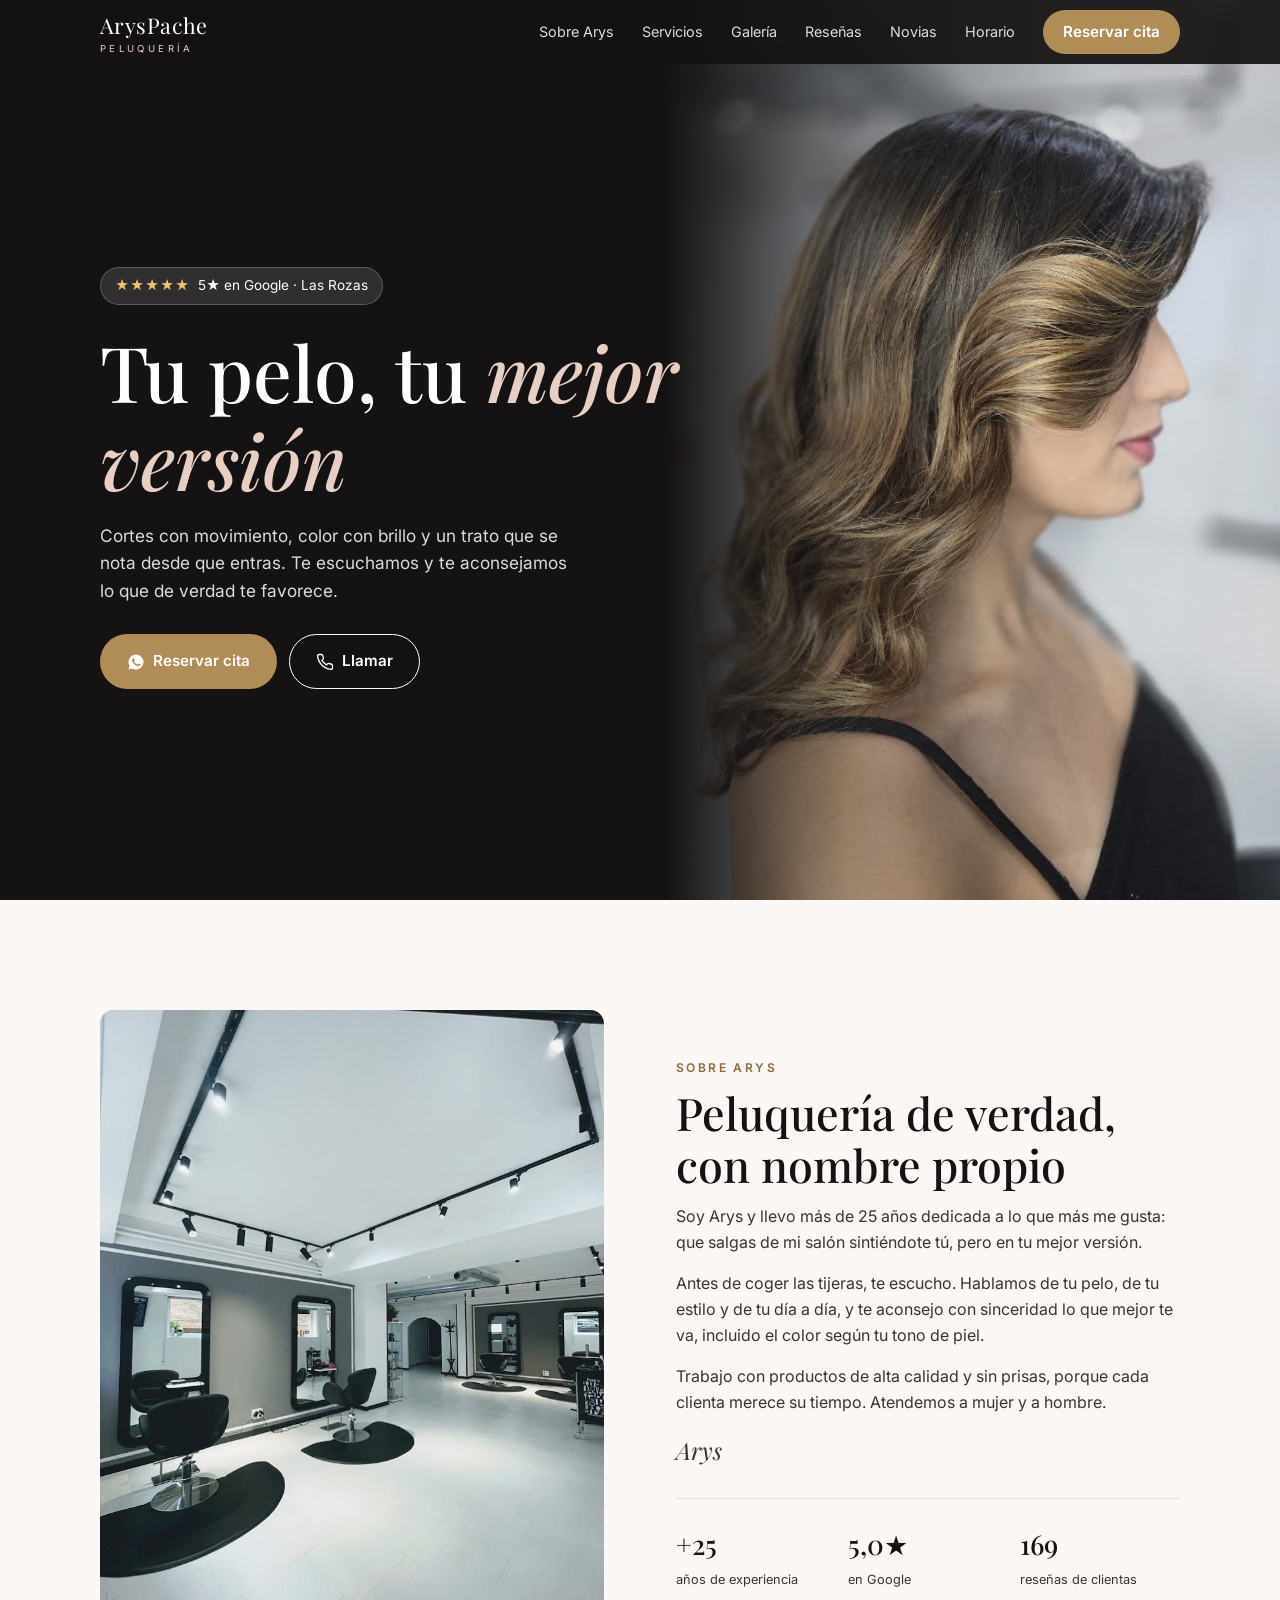
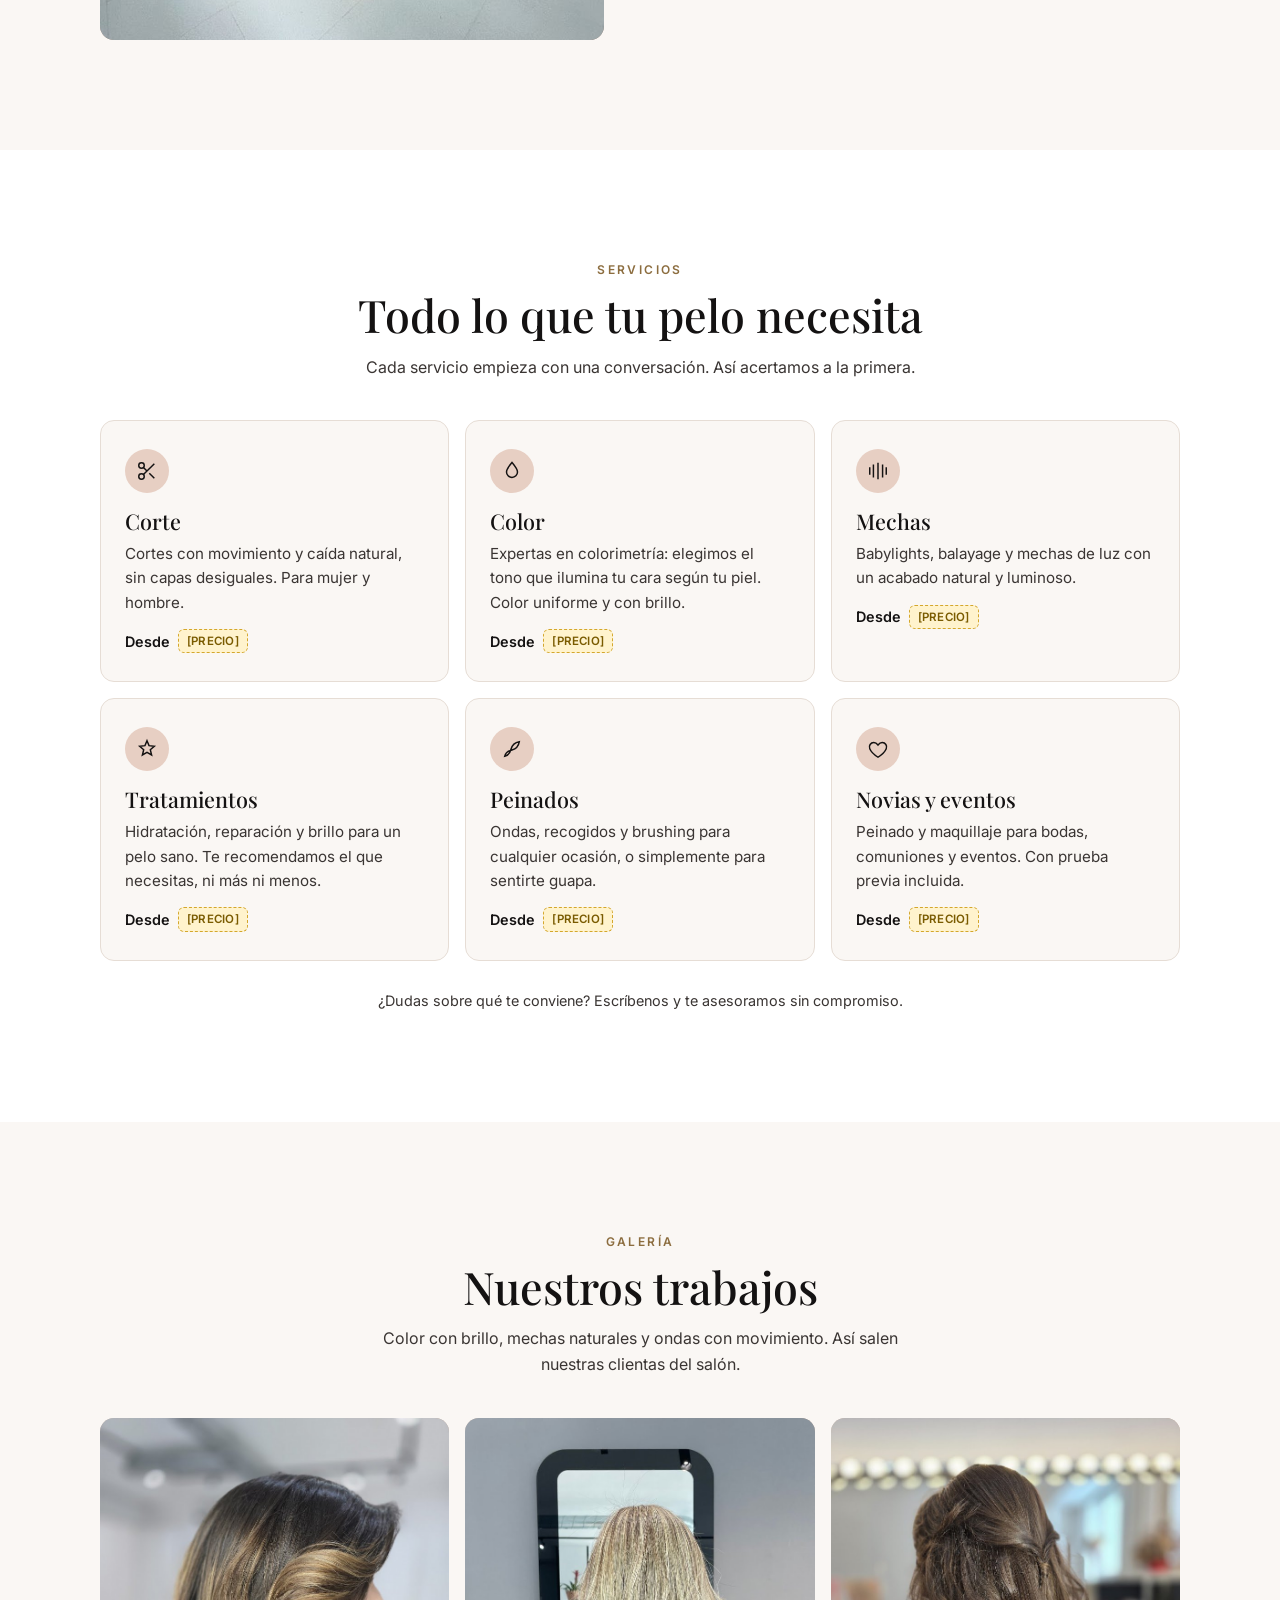
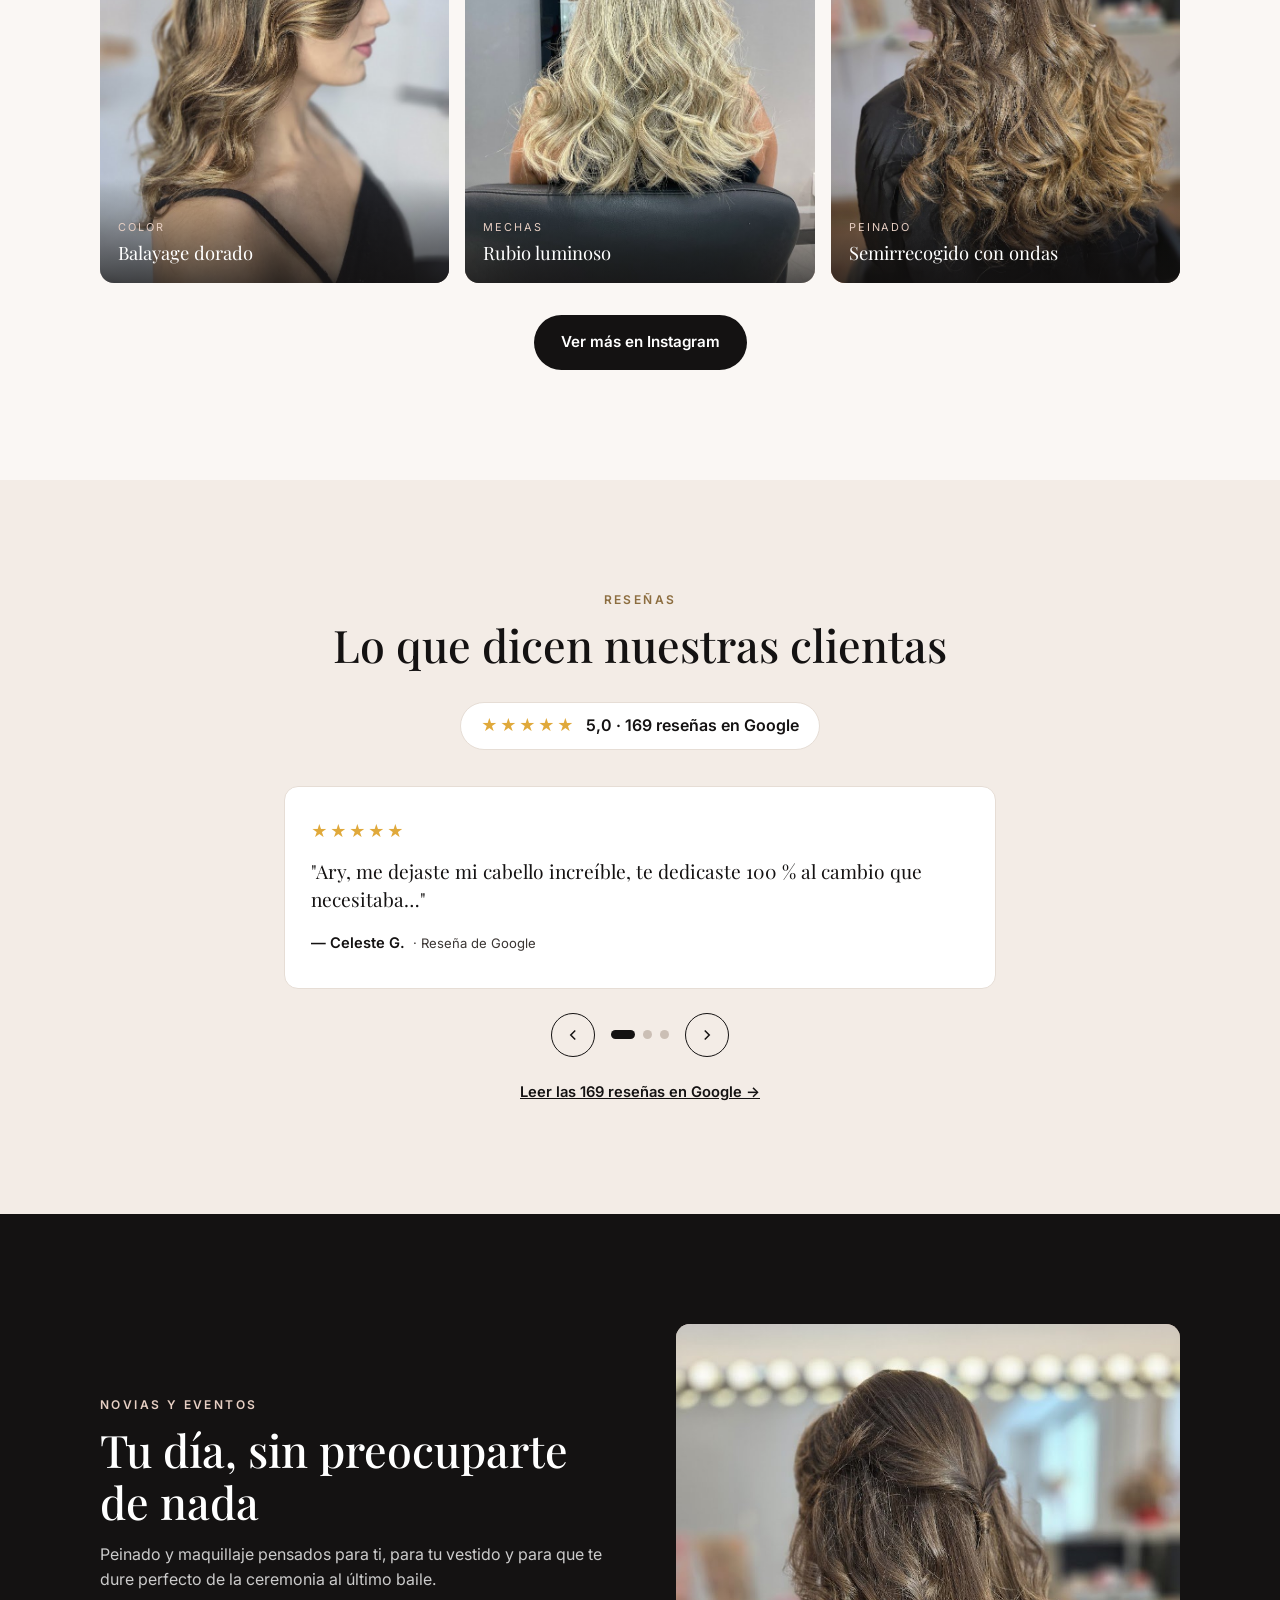
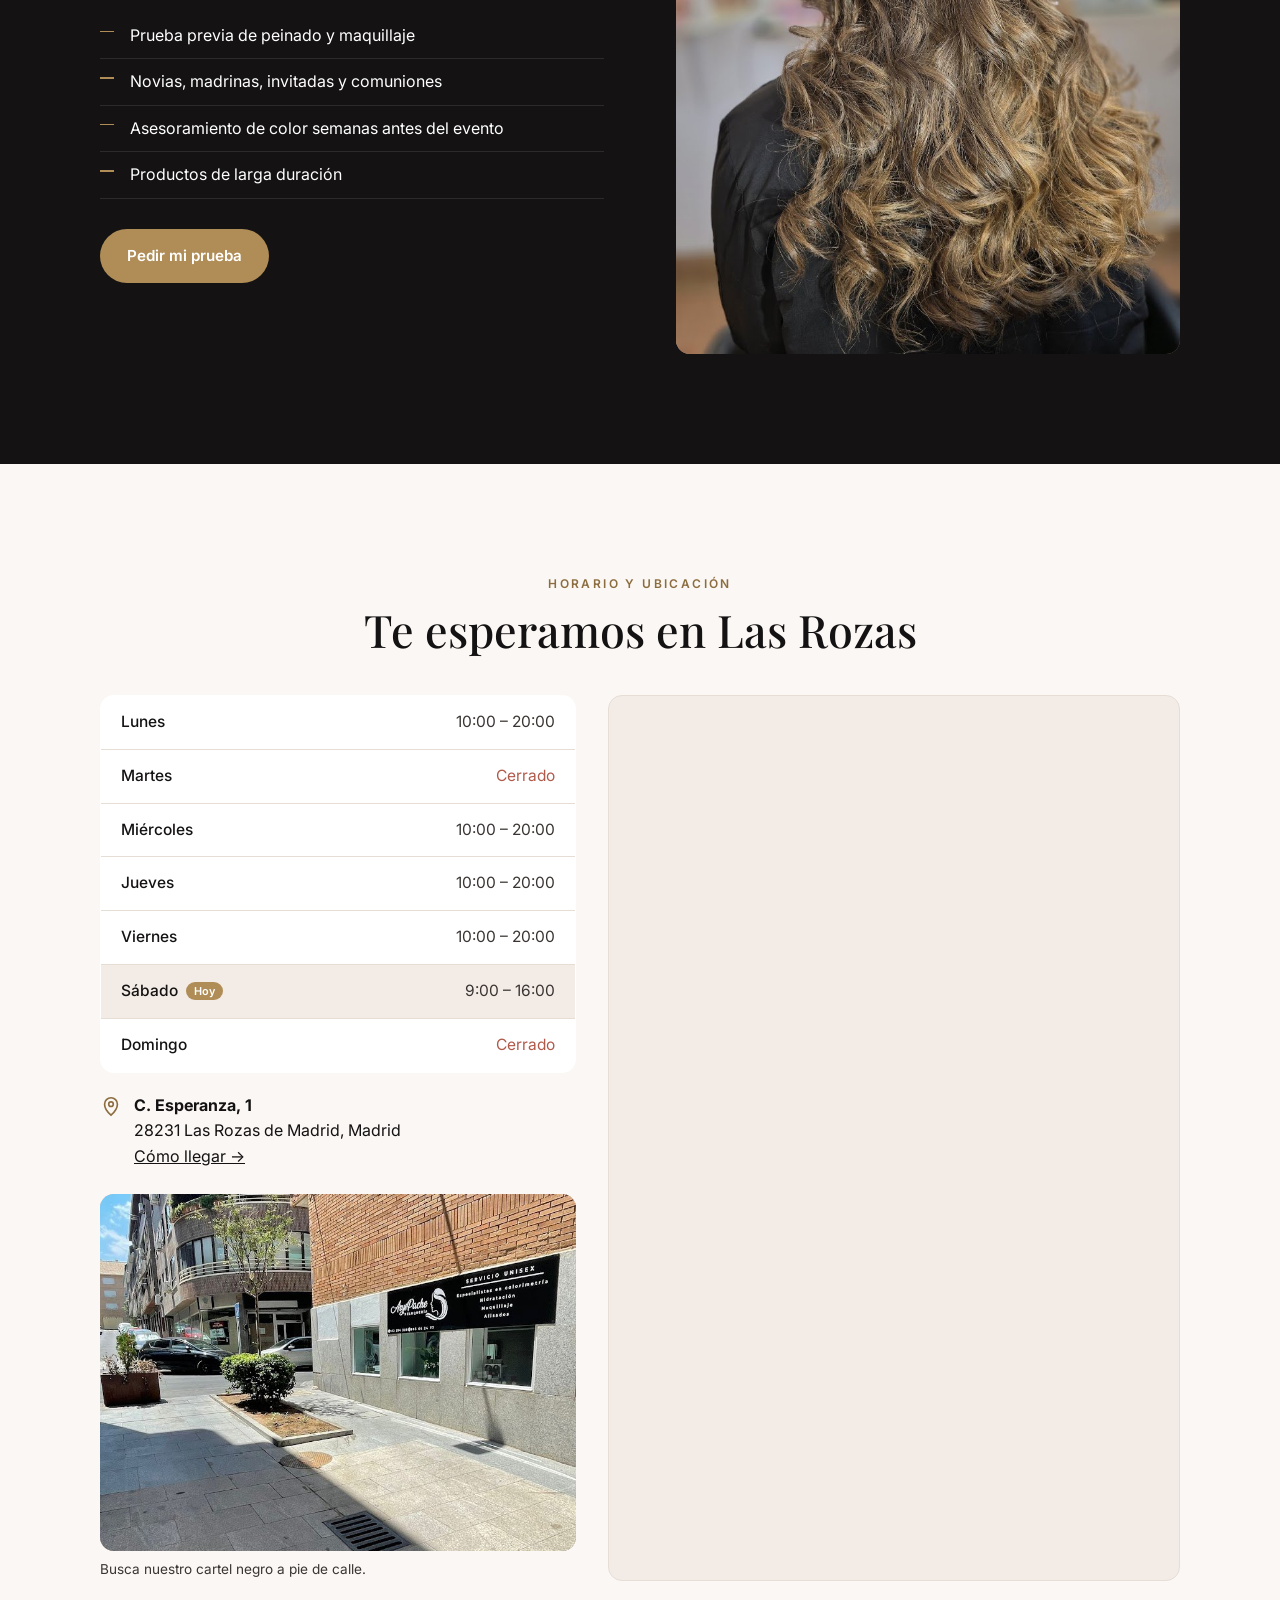
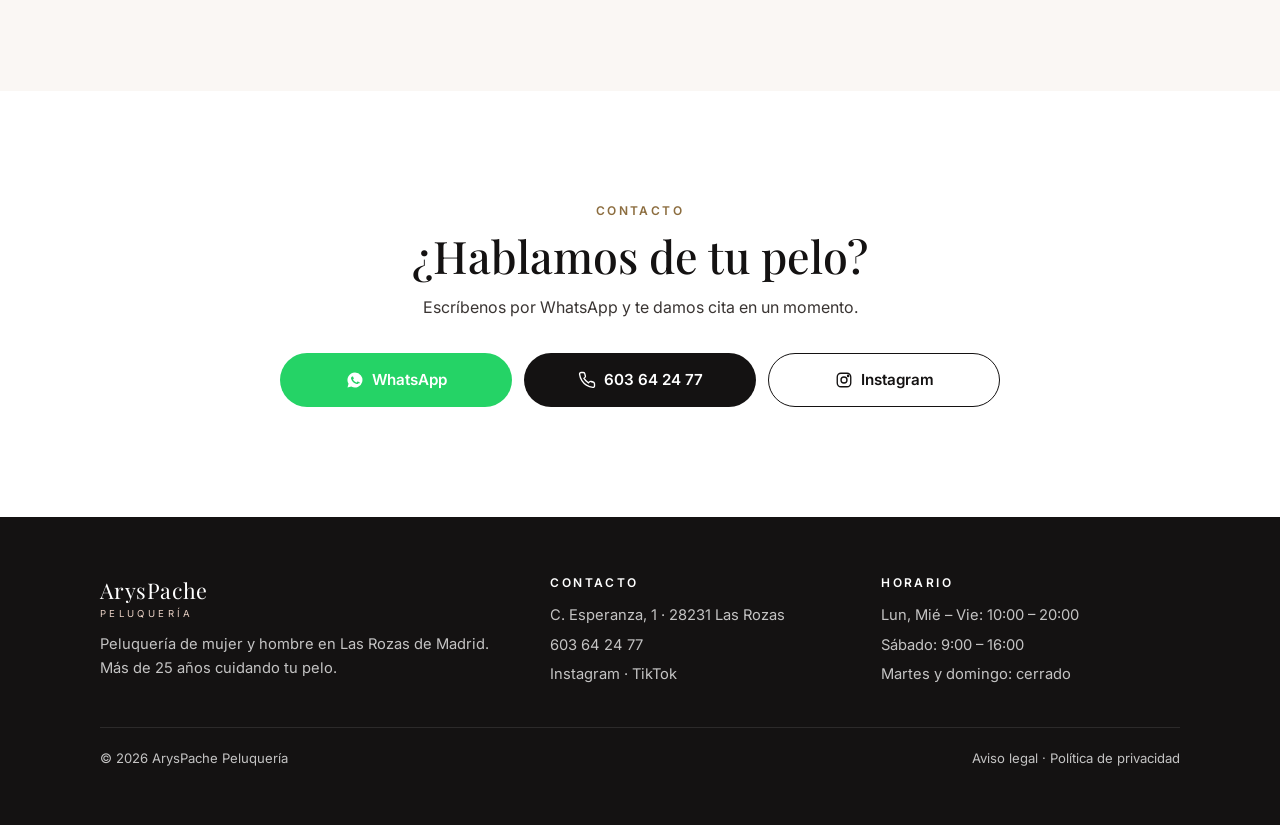
<file: index.html>
<!DOCTYPE html>
<html lang="es">
<head>
<meta charset="UTF-8">
<meta name="viewport" content="width=device-width, initial-scale=1">
<title>ArysPache Peluquería | Peluquería en Las Rozas de Madrid</title>
<meta name="description" content="Peluquería en Las Rozas con 5★ en Google. Cortes con movimiento, mechas y color con brillo, asesoramiento según tu tono de piel y peinados de novia con maquillaje. Pide cita por WhatsApp.">
<meta name="theme-color" content="#141212">
<meta property="og:title" content="ArysPache Peluquería | Las Rozas de Madrid">
<meta property="og:description" content="Cortes, mechas, color y peinados de novia en Las Rozas. 5★ en Google.">
<meta property="og:type" content="website">
<meta property="og:locale" content="es_ES">
<meta property="og:image" content="fotos/balayage.jpg">
<link rel="preconnect" href="https://fonts.googleapis.com">
<link rel="preconnect" href="https://fonts.gstatic.com" crossorigin>
<link href="https://fonts.googleapis.com/css2?family=Inter:wght@400;500;600&family=Playfair+Display:ital,wght@0,500;0,600;1,500&display=swap" rel="stylesheet">

<script type="application/ld+json">
{
  "@context": "https://schema.org",
  "@type": "HairSalon",
  "name": "ArysPache Peluquería",
  "image": "fotos/balayage.jpg",
  "telephone": "+34603642477",
  "priceRange": "€€",
  "address": {
    "@type": "PostalAddress",
    "streetAddress": "C. Esperanza, 1",
    "addressLocality": "Las Rozas de Madrid",
    "postalCode": "28231",
    "addressRegion": "Madrid",
    "addressCountry": "ES"
  },
  "openingHoursSpecification": [
    {"@type": "OpeningHoursSpecification", "dayOfWeek": ["Monday","Wednesday","Thursday","Friday"], "opens": "10:00", "closes": "20:00"},
    {"@type": "OpeningHoursSpecification", "dayOfWeek": "Saturday", "opens": "09:00", "closes": "16:00"}
  ],
  "aggregateRating": {"@type": "AggregateRating", "ratingValue": "5.0", "reviewCount": "169", "bestRating": "5"},
  "sameAs": [
    "https://www.instagram.com/aryspache.peluqueria/",
    "https://www.tiktok.com/@aryspache"
  ]
}
</script>

<style>
:root{
  --ink:#141212;
  --ink-soft:#3a3533;
  --paper:#faf7f4;
  --cream:#f3ece6;
  --nude:#e7cfc3;
  --gold:#b08d57;
  --gold-dark:#8c6d3f;
  --line:#e6ddd5;
  --white:#fff;
  --serif:"Playfair Display", Georgia, serif;
  --sans:"Inter", system-ui, -apple-system, "Segoe UI", sans-serif;
  --radius:14px;
  --max:1120px;
}
*{box-sizing:border-box;margin:0;padding:0}
html{scroll-behavior:smooth;scroll-padding-top:72px}
body{font-family:var(--sans);color:var(--ink);background:var(--paper);line-height:1.6;font-size:16px;-webkit-font-smoothing:antialiased}
img{max-width:100%;display:block}
a{color:inherit}
.wrap{width:100%;max-width:var(--max);margin:0 auto;padding:0 20px}
section{padding:80px 0}
h1,h2,h3{font-family:var(--serif);font-weight:500;line-height:1.15}
h2{font-size:clamp(1.9rem,6vw,2.8rem);margin-bottom:14px}
.eyebrow{font-size:.75rem;letter-spacing:.2em;text-transform:uppercase;color:var(--gold-dark);font-weight:600;margin-bottom:10px;display:block}
.lead{color:var(--ink-soft);max-width:560px}
.center{text-align:center}
.center .lead{margin:0 auto}
.placeholder-tag{display:inline-block;background:#fff3cd;color:#7a5b00;border:1px dashed #d4a72c;font-size:.72rem;font-weight:600;padding:2px 8px;border-radius:6px;letter-spacing:.02em}

/* Buttons */
.btn{display:inline-flex;align-items:center;justify-content:center;gap:8px;padding:14px 26px;border-radius:999px;font-weight:600;font-size:.95rem;text-decoration:none;transition:transform .2s, background .2s, color .2s;border:1.5px solid transparent;cursor:pointer}
.btn:hover{transform:translateY(-2px)}
.btn-gold{background:var(--gold);color:var(--white)}
.btn-gold:hover{background:var(--gold-dark)}
.btn-outline{border-color:currentColor;color:inherit;background:transparent}
.btn-dark{background:var(--ink);color:var(--white)}
.btn svg{width:18px;height:18px;flex-shrink:0}

/* Header */
header{position:fixed;top:0;left:0;right:0;z-index:50;background:rgba(20,18,18,.92);backdrop-filter:blur(8px);-webkit-backdrop-filter:blur(8px);color:var(--white)}
.nav{display:flex;align-items:center;justify-content:space-between;height:64px}
.logo{font-family:var(--serif);font-size:1.35rem;text-decoration:none;letter-spacing:.02em}
.logo span{display:block;font-family:var(--sans);font-size:.6rem;letter-spacing:.35em;text-transform:uppercase;color:var(--nude);margin-top:-2px}
.menu-btn{background:none;border:0;color:var(--white);width:44px;height:44px;display:grid;place-items:center;cursor:pointer}
.menu-btn span,.menu-btn span::before,.menu-btn span::after{display:block;width:22px;height:1.5px;background:currentColor;position:relative;transition:.3s}
.menu-btn span::before,.menu-btn span::after{content:"";position:absolute;left:0}
.menu-btn span::before{top:-7px}.menu-btn span::after{top:7px}
.menu-open .menu-btn span{background:transparent}
.menu-open .menu-btn span::before{top:0;transform:rotate(45deg)}
.menu-open .menu-btn span::after{top:0;transform:rotate(-45deg)}
nav ul{list-style:none;position:fixed;inset:64px 0 auto 0;background:var(--ink);padding:16px 20px 28px;display:flex;flex-direction:column;gap:4px;transform:translateY(-120%);transition:transform .35s ease;z-index:-1}
.menu-open nav ul{transform:none}
nav a{text-decoration:none;display:block;padding:12px 0;font-size:1.05rem;border-bottom:1px solid rgba(255,255,255,.08)}
nav li:last-child a{border:0}
.nav-cta{margin-top:12px;text-align:center;border:0!important}

/* Hero */
.hero{position:relative;min-height:100svh;display:flex;align-items:flex-end;color:var(--white);padding:120px 0 64px;background:var(--ink)}
.hero .media{position:absolute;inset:0;overflow:hidden}
.hero .media img{object-position:60% 30%}
.hero .media::after{content:"";position:absolute;inset:0;background:linear-gradient(180deg,rgba(20,18,18,.35) 0%,rgba(20,18,18,.55) 55%,rgba(20,18,18,.92) 100%)}
.hero-content{position:relative;max-width:640px}
.badge{display:inline-flex;align-items:center;gap:8px;background:rgba(255,255,255,.12);border:1px solid rgba(255,255,255,.2);padding:7px 14px;border-radius:999px;font-size:.85rem;margin-bottom:22px}
.badge .stars{color:#f2c46d;letter-spacing:1px}
.hero h1{font-size:clamp(2.6rem,11vw,4.8rem);margin-bottom:18px}
.hero h1 em{color:var(--nude);font-style:italic}
.hero p{font-size:1.08rem;color:rgba(255,255,255,.85);margin-bottom:30px;max-width:480px}
.hero-btns{display:flex;flex-direction:column;gap:12px}

/* Photo placeholders: if the image is missing, an elegant placeholder shows */
.ph{position:relative;background:linear-gradient(135deg,#d9c2b5,#b99e8f 55%,#8e7466);overflow:hidden}
.ph::before{content:attr(data-label);position:absolute;inset:0;display:flex;align-items:center;justify-content:center;text-align:center;padding:16px;color:rgba(255,255,255,.9);font-size:.8rem;font-weight:500;letter-spacing:.04em}
.ph img{position:relative;width:100%;height:100%;object-fit:cover}
.ph img.missing{opacity:0}

/* About */
.about-grid{display:grid;gap:40px;align-items:center}
.about-photo{aspect-ratio:4/5;border-radius:var(--radius)}
.about-text p{color:var(--ink-soft);margin-bottom:16px}
.signature{font-family:var(--serif);font-style:italic;font-size:1.5rem;color:var(--gold-dark)}
.facts{display:grid;grid-template-columns:repeat(3,1fr);gap:12px;margin-top:28px;border-top:1px solid var(--line);padding-top:24px}
.facts strong{display:block;font-family:var(--serif);font-size:1.7rem;font-weight:500}
.facts span{font-size:.8rem;color:var(--ink-soft)}

/* Services */
.services{background:var(--white)}
.cards{display:grid;gap:16px;margin-top:40px}
.card{border:1px solid var(--line);border-radius:var(--radius);padding:28px 24px;background:var(--paper);transition:transform .25s, box-shadow .25s}
.card:hover{transform:translateY(-4px);box-shadow:0 14px 30px -18px rgba(20,18,18,.35)}
.card .icon{width:44px;height:44px;border-radius:50%;background:var(--nude);display:grid;place-items:center;margin-bottom:16px;color:var(--ink)}
.card .icon svg{width:22px;height:22px}
.card h3{font-size:1.35rem;margin-bottom:8px}
.card p{color:var(--ink-soft);font-size:.95rem;margin-bottom:14px}
.price{font-weight:600;display:flex;align-items:center;gap:8px;font-size:.9rem}
.services-note{margin-top:28px;font-size:.9rem;color:var(--ink-soft)}

/* Gallery */
.gallery-grid{display:grid;gap:16px;margin-top:40px}
.work{position:relative;border-radius:var(--radius);overflow:hidden}
.work .ph{aspect-ratio:3/4}
.work img{transition:transform .6s ease}
.work:hover img{transform:scale(1.04)}
.work figcaption{position:absolute;left:0;right:0;bottom:0;padding:40px 18px 16px;background:linear-gradient(180deg,rgba(20,18,18,0),rgba(20,18,18,.75));color:var(--white);font-family:var(--serif);font-size:1.15rem}
.work figcaption span{display:block;font-family:var(--sans);font-size:.68rem;letter-spacing:.18em;text-transform:uppercase;color:var(--nude);margin-bottom:2px}
.gallery-cta{margin-top:32px}

/* Reviews */
.reviews{background:var(--cream)}
.rating-badge{display:inline-flex;align-items:center;gap:10px;background:var(--white);border:1px solid var(--line);border-radius:999px;padding:10px 20px;margin:18px 0 36px;font-weight:600}
.rating-badge .stars{color:#e0a93b;letter-spacing:2px}
.carousel{position:relative;max-width:720px;margin:0 auto;overflow:hidden}
.track{display:flex;transition:transform .5s ease}
.review{min-width:100%;padding:0 4px}
.review-inner{background:var(--white);border-radius:var(--radius);padding:32px 26px;text-align:left;border:1px solid var(--line);height:100%}
.review .stars{color:#e0a93b;letter-spacing:2px;margin-bottom:12px}
.review blockquote{font-family:var(--serif);font-size:1.2rem;line-height:1.5;margin-bottom:18px}
.review cite{font-style:normal;font-weight:600;font-size:.92rem;display:flex;flex-wrap:wrap;align-items:center;gap:8px}
.review .source{font-weight:400;color:var(--ink-soft);font-size:.82rem}
.carousel-ctrl{display:flex;justify-content:center;align-items:center;gap:16px;margin-top:24px}
.arrow{width:44px;height:44px;border-radius:50%;border:1px solid var(--ink);background:transparent;cursor:pointer;display:grid;place-items:center;color:var(--ink)}
.arrow:hover{background:var(--ink);color:var(--white)}
.dots{display:flex;gap:8px}
.dot{width:9px;height:9px;border-radius:50%;background:#cbbfb5;border:0;cursor:pointer;padding:0}
.dot.active{background:var(--ink);width:24px;border-radius:999px}
.reviews-link{display:inline-block;margin-top:24px;font-weight:600;font-size:.92rem}

/* Weddings */
.bridal{background:var(--ink);color:var(--white);position:relative;overflow:hidden}
.bridal-grid{display:grid;gap:36px;align-items:center}
.bridal .eyebrow{color:var(--nude)}
.bridal p{color:rgba(255,255,255,.78);margin-bottom:14px}
.bridal ul{list-style:none;margin:20px 0 30px}
.bridal li{padding:10px 0 10px 30px;position:relative;border-bottom:1px solid rgba(255,255,255,.1)}
.bridal li::before{content:"";position:absolute;left:0;top:18px;width:14px;height:1.5px;background:var(--gold)}
.bridal-photo{aspect-ratio:4/5;border-radius:var(--radius)}

/* Hours & location */
.loc-grid{display:grid;gap:32px;margin-top:40px}
.hours{width:100%;border-collapse:collapse;background:var(--white);border-radius:var(--radius);overflow:hidden;border:1px solid var(--line)}
.hours th,.hours td{padding:14px 20px;text-align:left;border-bottom:1px solid var(--line);font-size:.97rem}
.hours th{font-weight:500}
.hours td{text-align:right;color:var(--ink-soft)}
.hours tr:last-child th,.hours tr:last-child td{border-bottom:0}
.hours tr.closed td{color:#b05a4a}
.hours tr.today{background:var(--cream)}
.hours tr.today th::after{content:"Hoy";margin-left:8px;font-size:.68rem;background:var(--gold);color:var(--white);padding:2px 8px;border-radius:999px;vertical-align:middle;font-weight:600}
.address{margin-top:20px;display:flex;gap:12px;align-items:flex-start}
.address svg{width:22px;height:22px;color:var(--gold-dark);flex-shrink:0;margin-top:2px}
.facade{margin-top:24px}
.facade .ph{aspect-ratio:4/3;border-radius:var(--radius)}
.facade img{object-position:50% 30%}
.facade figcaption{font-size:.85rem;color:var(--ink-soft);margin-top:8px}
.map{border-radius:var(--radius);overflow:hidden;border:1px solid var(--line);min-height:320px;background:var(--cream)}
.map iframe{width:100%;height:100%;min-height:320px;border:0;display:block}

/* Contact */
.contact{background:var(--white)}
.contact-btns{display:grid;gap:12px;max-width:420px;margin:32px auto 0}
.btn-wa{background:#25d366;color:#fff}
.btn-wa:hover{background:#1ebe5b}

/* Footer */
footer{background:var(--ink);color:rgba(255,255,255,.75);padding:56px 0 100px;font-size:.92rem}
.foot-grid{display:grid;gap:32px}
footer .logo{color:var(--white);margin-bottom:12px;display:inline-block}
footer h4{color:var(--white);font-family:var(--sans);font-size:.75rem;letter-spacing:.2em;text-transform:uppercase;margin-bottom:12px;font-weight:600}
footer a{text-decoration:none}
footer a:hover{color:var(--nude)}
footer ul{list-style:none;display:grid;gap:6px}
.foot-bottom{border-top:1px solid rgba(255,255,255,.1);margin-top:40px;padding-top:20px;display:flex;flex-wrap:wrap;justify-content:space-between;gap:10px;font-size:.82rem}

/* Floating WhatsApp */
.wa-float{position:fixed;right:18px;bottom:18px;z-index:60;width:58px;height:58px;border-radius:50%;background:#25d366;color:#fff;display:grid;place-items:center;box-shadow:0 10px 24px -6px rgba(0,0,0,.4);transition:transform .2s}
.wa-float:hover{transform:scale(1.07)}
.wa-float svg{width:30px;height:30px}

/* Scroll animations */
.reveal{opacity:0;transform:translateY(24px);transition:opacity .8s ease, transform .8s ease}
.reveal.visible{opacity:1;transform:none}
@media (prefers-reduced-motion:reduce){
  html{scroll-behavior:auto}
  .reveal{opacity:1;transform:none;transition:none}
  .track{transition:none}
}

/* Tablet & desktop */
@media (min-width:700px){
  .hero-btns{flex-direction:row}
  .cards{grid-template-columns:repeat(2,1fr)}
  .gallery-grid{grid-template-columns:repeat(2,1fr)}
  .contact-btns{grid-template-columns:repeat(3,1fr);max-width:720px}
  .foot-grid{grid-template-columns:1.4fr 1fr 1fr}
}
@media (min-width:960px){
  section{padding:110px 0}
  .menu-btn{display:none}
  nav ul{position:static;transform:none;flex-direction:row;align-items:center;gap:28px;background:none;padding:0;z-index:auto}
  nav a{border:0;padding:4px 0;font-size:.9rem;opacity:.85}
  nav a:hover{opacity:1;color:var(--nude)}
  .nav-cta{margin:0}
  .nav-cta .btn{padding:10px 20px;opacity:1}
  .hero{align-items:center}
  .hero .media{left:auto;width:48%}
  .hero .media::after{background:linear-gradient(90deg,var(--ink) 0%,rgba(20,18,18,.35) 30%,rgba(20,18,18,0) 70%)}
  .about-grid,.bridal-grid{grid-template-columns:1fr 1fr;gap:72px}
  .cards{grid-template-columns:repeat(3,1fr)}
  .gallery-grid{grid-template-columns:repeat(3,1fr)}
  .loc-grid{grid-template-columns:1fr 1.2fr;align-items:stretch}
  .wa-float{display:none}
  footer{padding-bottom:56px}
}
</style>
</head>
<body>

<header id="top">
  <div class="wrap nav">
    <a href="#inicio" class="logo" aria-label="ArysPache Peluquería, ir al inicio">ArysPache<span>Peluquería</span></a>
    <button class="menu-btn" aria-label="Abrir menú" aria-expanded="false" aria-controls="menu"><span></span></button>
    <nav aria-label="Menú principal">
      <ul id="menu">
        <li><a href="#sobre">Sobre Arys</a></li>
        <li><a href="#servicios">Servicios</a></li>
        <li><a href="#galeria">Galería</a></li>
        <li><a href="#resenas">Reseñas</a></li>
        <li><a href="#novias">Novias</a></li>
        <li><a href="#horario">Horario</a></li>
        <li class="nav-cta"><a class="btn btn-gold wa-link" href="#">Reservar cita</a></li>
      </ul>
    </nav>
  </div>
</header>

<main>

  <!-- 1. HERO -->
  <section class="hero" id="inicio">
    <div class="media ph" data-label="">
      <img src="fotos/balayage.jpg" alt="Clienta con melena ondulada y balayage dorado hecho en ArysPache Peluquería, Las Rozas" fetchpriority="high">
    </div>
    <div class="wrap">
      <div class="hero-content">
        <div class="badge"><span class="stars" aria-hidden="true">★★★★★</span> 5★ en Google · Las Rozas</div>
        <h1>Tu pelo, tu <em>mejor versión</em></h1>
        <p>Cortes con movimiento, color con brillo y un trato que se nota desde que entras. Te escuchamos y te aconsejamos lo que de verdad te favorece.</p>
        <div class="hero-btns">
          <a class="btn btn-gold wa-link" href="#">
            <svg viewBox="0 0 24 24" fill="currentColor" aria-hidden="true"><path d="M12 2a10 10 0 0 0-8.6 15.1L2 22l5-1.3A10 10 0 1 0 12 2zm5.3 14.1c-.2.6-1.3 1.2-1.8 1.2-.5.1-1 .1-3.2-.7-2.7-1.1-4.4-3.8-4.5-4-.1-.2-1.1-1.5-1.1-2.8s.7-2 1-2.3c.2-.3.5-.3.7-.3h.5c.2 0 .4 0 .6.5l.8 2c.1.2.1.4 0 .5l-.3.5-.4.4c-.1.1-.3.3-.1.6.2.3.8 1.3 1.7 2.1 1.2 1 2.1 1.3 2.4 1.5.3.1.5.1.7-.1l.9-1.1c.2-.3.4-.2.7-.1l1.9.9c.3.1.5.2.5.3.1.2.1.7-.1 1.3z"/></svg>
            Reservar cita
          </a>
          <a class="btn btn-outline" href="tel:+34603642477">
            <svg viewBox="0 0 24 24" fill="none" stroke="currentColor" stroke-width="1.8" aria-hidden="true"><path d="M22 16.9v3a2 2 0 0 1-2.2 2 19.8 19.8 0 0 1-8.6-3.1 19.5 19.5 0 0 1-6-6A19.8 19.8 0 0 1 2.1 4.2 2 2 0 0 1 4.1 2h3a2 2 0 0 1 2 1.7c.1.9.4 1.8.7 2.7a2 2 0 0 1-.5 2.1L8 9.8a16 16 0 0 0 6 6l1.3-1.3a2 2 0 0 1 2.1-.5c.9.3 1.8.6 2.7.7a2 2 0 0 1 1.7 2z"/></svg>
            Llamar
          </a>
        </div>
      </div>
    </div>
  </section>

  <!-- 2. SOBRE ARYS -->
  <section id="sobre">
    <div class="wrap about-grid">
      <div class="about-photo ph reveal" data-label="">
        <img src="fotos/local.jpg" alt="Interior del salón ArysPache Peluquería en Las Rozas: tocadores con espejos negros, sillones y luz blanca" loading="lazy">
      </div>
      <div class="about-text reveal">
        <span class="eyebrow">Sobre Arys</span>
        <h2>Peluquería de verdad, con nombre propio</h2>
        <p>Soy Arys y llevo más de 25 años dedicada a lo que más me gusta: que salgas de mi salón sintiéndote tú, pero en tu mejor versión.</p>
        <p>Antes de coger las tijeras, te escucho. Hablamos de tu pelo, de tu estilo y de tu día a día, y te aconsejo con sinceridad lo que mejor te va, incluido el color según tu tono de piel.</p>
        <p>Trabajo con productos de alta calidad y sin prisas, porque cada clienta merece su tiempo. Atendemos a mujer y a hombre.</p>
        <p class="signature">Arys</p>
        <div class="facts">
          <div><strong>+25</strong><span>años de experiencia</span></div>
          <div><strong>5,0★</strong><span>en Google</span></div>
          <div><strong>169</strong><span>reseñas de clientas</span></div>
        </div>
      </div>
    </div>
  </section>

  <!-- 3. SERVICIOS -->
  <section class="services" id="servicios">
    <div class="wrap">
      <div class="center reveal">
        <span class="eyebrow">Servicios</span>
        <h2>Todo lo que tu pelo necesita</h2>
        <p class="lead">Cada servicio empieza con una conversación. Así acertamos a la primera.</p>
      </div>
      <div class="cards">
        <article class="card reveal">
          <div class="icon"><svg viewBox="0 0 24 24" fill="none" stroke="currentColor" stroke-width="1.6" aria-hidden="true"><circle cx="6" cy="6" r="3"/><circle cx="6" cy="18" r="3"/><path d="M20 4 8.1 15.9M14.5 14.5 20 20M8.1 8.1 12 12"/></svg></div>
          <h3>Corte</h3>
          <p>Cortes con movimiento y caída natural, sin capas desiguales. Para mujer y hombre.</p>
          <div class="price">Desde <span class="placeholder-tag">[PRECIO]</span></div>
        </article>
        <article class="card reveal">
          <div class="icon"><svg viewBox="0 0 24 24" fill="none" stroke="currentColor" stroke-width="1.6" aria-hidden="true"><path d="M12 2.7c3 3.6 6 7 6 10.3a6 6 0 0 1-12 0c0-3.3 3-6.7 6-10.3z"/></svg></div>
          <h3>Color</h3>
          <p>Expertas en colorimetría: elegimos el tono que ilumina tu cara según tu piel. Color uniforme y con brillo.</p>
          <div class="price">Desde <span class="placeholder-tag">[PRECIO]</span></div>
        </article>
        <article class="card reveal">
          <div class="icon"><svg viewBox="0 0 24 24" fill="none" stroke="currentColor" stroke-width="1.6" aria-hidden="true"><path d="M12 3v18M7 5v14M17 5v14M3 8v8M21 8v8"/></svg></div>
          <h3>Mechas</h3>
          <p>Babylights, balayage y mechas de luz con un acabado natural y luminoso.</p>
          <div class="price">Desde <span class="placeholder-tag">[PRECIO]</span></div>
        </article>
        <article class="card reveal">
          <div class="icon"><svg viewBox="0 0 24 24" fill="none" stroke="currentColor" stroke-width="1.6" aria-hidden="true"><path d="M12 3l2.2 5.3L20 9l-4.4 3.8L17 18.5 12 15.6 7 18.5l1.4-5.7L4 9l5.8-.7z"/></svg></div>
          <h3>Tratamientos</h3>
          <p>Hidratación, reparación y brillo para un pelo sano. Te recomendamos el que necesitas, ni más ni menos.</p>
          <div class="price">Desde <span class="placeholder-tag">[PRECIO]</span></div>
        </article>
        <article class="card reveal">
          <div class="icon"><svg viewBox="0 0 24 24" fill="none" stroke="currentColor" stroke-width="1.6" aria-hidden="true"><path d="M4 20c4-1 6-4 7-8s3-7 9-8c-1 6-4 8-8 9s-7 3-8 7z"/></svg></div>
          <h3>Peinados</h3>
          <p>Ondas, recogidos y brushing para cualquier ocasión, o simplemente para sentirte guapa.</p>
          <div class="price">Desde <span class="placeholder-tag">[PRECIO]</span></div>
        </article>
        <article class="card reveal">
          <div class="icon"><svg viewBox="0 0 24 24" fill="none" stroke="currentColor" stroke-width="1.6" aria-hidden="true"><path d="M12 21s-7-4.4-9-9.2C1.6 8.3 4 5 7.4 5c2 0 3.4 1.1 4.6 2.6C13.2 6.1 14.6 5 16.6 5 20 5 22.4 8.3 21 11.8 19 16.6 12 21 12 21z"/></svg></div>
          <h3>Novias y eventos</h3>
          <p>Peinado y maquillaje para bodas, comuniones y eventos. Con prueba previa incluida.</p>
          <div class="price">Desde <span class="placeholder-tag">[PRECIO]</span></div>
        </article>
      </div>
      <p class="services-note center reveal">¿Dudas sobre qué te conviene? Escríbenos y te asesoramos sin compromiso.</p>
    </div>
  </section>

  <!-- 4. GALERÍA -->
  <section id="galeria">
    <div class="wrap">
      <div class="center reveal">
        <span class="eyebrow">Galería</span>
        <h2>Nuestros trabajos</h2>
        <p class="lead">Color con brillo, mechas naturales y ondas con movimiento. Así salen nuestras clientas del salón.</p>
      </div>
      <div class="gallery-grid">
        <figure class="work reveal">
          <div class="ph"><img src="fotos/balayage.jpg" alt="Melena morena con balayage dorado y ondas al agua, vista de perfil" loading="lazy"></div>
          <figcaption><span>Color</span>Balayage dorado</figcaption>
        </figure>
        <figure class="work reveal">
          <div class="ph"><img src="fotos/rubio.jpg" alt="Melena larga rubia con mechas de luz y ondas suaves, vista de espaldas" loading="lazy"></div>
          <figcaption><span>Mechas</span>Rubio luminoso</figcaption>
        </figure>
        <figure class="work reveal">
          <div class="ph"><img src="fotos/semirrecogido.jpg" alt="Semirrecogido con ondas marcadas sobre melena castaña con reflejos" loading="lazy"></div>
          <figcaption><span>Peinado</span>Semirrecogido con ondas</figcaption>
        </figure>
      </div>
      <div class="center gallery-cta reveal">
        <a class="btn btn-dark" href="https://www.instagram.com/aryspache.peluqueria/" target="_blank" rel="noopener">Ver más en Instagram</a>
      </div>
    </div>
  </section>

  <!-- 5. RESEÑAS (extractos reales de Google) -->
  <section class="reviews" id="resenas">
    <div class="wrap center">
      <span class="eyebrow reveal">Reseñas</span>
      <h2 class="reveal">Lo que dicen nuestras clientas</h2>
      <div class="rating-badge reveal"><span class="stars" aria-hidden="true">★★★★★</span> 5,0 · 169 reseñas en Google</div>
      <div class="carousel reveal" aria-roledescription="carrusel" aria-label="Reseñas de clientas">
        <div class="track">
          <figure class="review" aria-roledescription="reseña">
            <div class="review-inner">
              <div class="stars" aria-label="5 estrellas">★★★★★</div>
              <blockquote>"Ary, me dejaste mi cabello increíble, te dedicaste 100 % al cambio que necesitaba…"</blockquote>
              <cite>— Celeste G. <span class="source">· Reseña de Google</span></cite>
            </div>
          </figure>
          <figure class="review" aria-roledescription="reseña">
            <div class="review-inner">
              <div class="stars" aria-label="5 estrellas">★★★★★</div>
              <blockquote>"Quedé encantada con mi experiencia en la peluquería. El trato recibido y el buen ambiente hacen que el tiempo pase volando."</blockquote>
              <cite>— Danae A. <span class="source">· Reseña de Google</span></cite>
            </div>
          </figure>
          <figure class="review" aria-roledescription="reseña">
            <div class="review-inner">
              <div class="stars" aria-label="5 estrellas">★★★★★</div>
              <blockquote>"Llevo años bajando a Madrid y haberla encontrado a ella, tanto por su profesionalidad…"</blockquote>
              <cite>— Susana H. <span class="source">· Reseña de Google</span></cite>
            </div>
          </figure>
        </div>
        <div class="carousel-ctrl">
          <button class="arrow prev" aria-label="Reseña anterior">
            <svg width="18" height="18" viewBox="0 0 24 24" fill="none" stroke="currentColor" stroke-width="2" aria-hidden="true"><path d="M15 18l-6-6 6-6"/></svg>
          </button>
          <div class="dots" role="tablist"></div>
          <button class="arrow next" aria-label="Reseña siguiente">
            <svg width="18" height="18" viewBox="0 0 24 24" fill="none" stroke="currentColor" stroke-width="2" aria-hidden="true"><path d="M9 18l6-6-6-6"/></svg>
          </button>
        </div>
      </div>
      <a class="reviews-link reveal" href="https://www.google.com/maps/search/?api=1&amp;query=ArysPache+Peluquer%C3%ADa+Las+Rozas" target="_blank" rel="noopener">Leer las 169 reseñas en Google →</a>
    </div>
  </section>

  <!-- 6. NOVIAS Y EVENTOS -->
  <section class="bridal" id="novias">
    <div class="wrap bridal-grid">
      <div class="reveal">
        <span class="eyebrow">Novias y eventos</span>
        <h2>Tu día, sin preocuparte de nada</h2>
        <p>Peinado y maquillaje pensados para ti, para tu vestido y para que te dure perfecto de la ceremonia al último baile.</p>
        <ul>
          <li>Prueba previa de peinado y maquillaje</li>
          <li>Novias, madrinas, invitadas y comuniones</li>
          <li>Asesoramiento de color semanas antes del evento</li>
          <li>Productos de larga duración</li>
        </ul>
        <a class="btn btn-gold wa-link" data-msg="Hola Arys, me gustaría pedir información y una prueba para un evento" href="#">Pedir mi prueba</a>
      </div>
      <div class="bridal-photo ph reveal" data-label="">
        <img src="fotos/semirrecogido.jpg" alt="Semirrecogido romántico con ondas para invitada, hecho en ArysPache Peluquería" loading="lazy">
      </div>
    </div>
  </section>

  <!-- 7. HORARIO Y UBICACIÓN -->
  <section id="horario">
    <div class="wrap">
      <div class="center reveal">
        <span class="eyebrow">Horario y ubicación</span>
        <h2>Te esperamos en Las Rozas</h2>
      </div>
      <div class="loc-grid">
        <div class="reveal">
          <table class="hours" aria-label="Horario de apertura">
            <tbody>
              <tr data-day="1"><th scope="row">Lunes</th><td>10:00 – 20:00</td></tr>
              <tr data-day="2" class="closed"><th scope="row">Martes</th><td>Cerrado</td></tr>
              <tr data-day="3"><th scope="row">Miércoles</th><td>10:00 – 20:00</td></tr>
              <tr data-day="4"><th scope="row">Jueves</th><td>10:00 – 20:00</td></tr>
              <tr data-day="5"><th scope="row">Viernes</th><td>10:00 – 20:00</td></tr>
              <tr data-day="6"><th scope="row">Sábado</th><td>9:00 – 16:00</td></tr>
              <tr data-day="0" class="closed"><th scope="row">Domingo</th><td>Cerrado</td></tr>
            </tbody>
          </table>
          <div class="address">
            <svg viewBox="0 0 24 24" fill="none" stroke="currentColor" stroke-width="1.8" aria-hidden="true"><path d="M12 22s7-6.2 7-12a7 7 0 0 0-14 0c0 5.8 7 12 7 12z"/><circle cx="12" cy="10" r="2.5"/></svg>
            <div>
              <strong>C. Esperanza, 1</strong><br>
              28231 Las Rozas de Madrid, Madrid<br>
              <a href="https://www.google.com/maps/dir/?api=1&amp;destination=ArysPache+Peluquer%C3%ADa+Las+Rozas" target="_blank" rel="noopener">Cómo llegar →</a>
            </div>
          </div>
          <figure class="facade">
            <div class="ph"><img src="fotos/fachada.jpg" alt="Fachada de ArysPache Peluquería en C. Esperanza 1, con su cartel negro sobre los ventanales" loading="lazy"></div>
            <figcaption>Busca nuestro cartel negro a pie de calle.</figcaption>
          </figure>
        </div>
        <div class="map reveal">
          <iframe title="Mapa de ArysPache Peluquería en C. Esperanza 1, Las Rozas de Madrid" src="https://maps.google.com/maps?q=ArysPache%20Peluquer%C3%ADa%2C%20C.%20Esperanza%201%2C%2028231%20Las%20Rozas%20de%20Madrid&amp;z=16&amp;output=embed" loading="lazy" referrerpolicy="no-referrer-when-downgrade"></iframe>
        </div>
      </div>
    </div>
  </section>

  <!-- 8. CONTACTO -->
  <section class="contact" id="contacto">
    <div class="wrap center">
      <span class="eyebrow reveal">Contacto</span>
      <h2 class="reveal">¿Hablamos de tu pelo?</h2>
      <p class="lead reveal">Escríbenos por WhatsApp y te damos cita en un momento.</p>
      <div class="contact-btns reveal">
        <a class="btn btn-wa wa-link" href="#">
          <svg viewBox="0 0 24 24" fill="currentColor" aria-hidden="true"><path d="M12 2a10 10 0 0 0-8.6 15.1L2 22l5-1.3A10 10 0 1 0 12 2zm5.3 14.1c-.2.6-1.3 1.2-1.8 1.2-.5.1-1 .1-3.2-.7-2.7-1.1-4.4-3.8-4.5-4-.1-.2-1.1-1.5-1.1-2.8s.7-2 1-2.3c.2-.3.5-.3.7-.3h.5c.2 0 .4 0 .6.5l.8 2c.1.2.1.4 0 .5l-.3.5-.4.4c-.1.1-.3.3-.1.6.2.3.8 1.3 1.7 2.1 1.2 1 2.1 1.3 2.4 1.5.3.1.5.1.7-.1l.9-1.1c.2-.3.4-.2.7-.1l1.9.9c.3.1.5.2.5.3.1.2.1.7-.1 1.3z"/></svg>
          WhatsApp
        </a>
        <a class="btn btn-dark" href="tel:+34603642477">
          <svg viewBox="0 0 24 24" fill="none" stroke="currentColor" stroke-width="1.8" aria-hidden="true"><path d="M22 16.9v3a2 2 0 0 1-2.2 2 19.8 19.8 0 0 1-8.6-3.1 19.5 19.5 0 0 1-6-6A19.8 19.8 0 0 1 2.1 4.2 2 2 0 0 1 4.1 2h3a2 2 0 0 1 2 1.7c.1.9.4 1.8.7 2.7a2 2 0 0 1-.5 2.1L8 9.8a16 16 0 0 0 6 6l1.3-1.3a2 2 0 0 1 2.1-.5c.9.3 1.8.6 2.7.7a2 2 0 0 1 1.7 2z"/></svg>
          603 64 24 77
        </a>
        <a class="btn btn-outline" href="https://www.instagram.com/aryspache.peluqueria/" target="_blank" rel="noopener">
          <svg viewBox="0 0 24 24" fill="none" stroke="currentColor" stroke-width="1.8" aria-hidden="true"><rect x="3" y="3" width="18" height="18" rx="5"/><circle cx="12" cy="12" r="4"/><circle cx="17.5" cy="6.5" r=".8" fill="currentColor"/></svg>
          Instagram
        </a>
      </div>
    </div>
  </section>

</main>

<!-- 9. FOOTER -->
<footer>
  <div class="wrap">
    <div class="foot-grid">
      <div>
        <a href="#inicio" class="logo">ArysPache<span>Peluquería</span></a>
        <p>Peluquería de mujer y hombre en Las Rozas de Madrid. Más de 25 años cuidando tu pelo.</p>
      </div>
      <div>
        <h4>Contacto</h4>
        <ul>
          <li>C. Esperanza, 1 · 28231 Las Rozas</li>
          <li><a href="tel:+34603642477">603 64 24 77</a></li>
          <li><a href="https://www.instagram.com/aryspache.peluqueria/" target="_blank" rel="noopener">Instagram</a> · <a href="https://www.tiktok.com/@aryspache" target="_blank" rel="noopener">TikTok</a></li>
        </ul>
      </div>
      <div>
        <h4>Horario</h4>
        <ul>
          <li>Lun, Mié – Vie: 10:00 – 20:00</li>
          <li>Sábado: 9:00 – 16:00</li>
          <li>Martes y domingo: cerrado</li>
        </ul>
      </div>
    </div>
    <div class="foot-bottom">
      <span>© <span id="year">2026</span> ArysPache Peluquería</span>
      <span><a href="aviso-legal.html">Aviso legal</a> · <a href="privacidad.html">Política de privacidad</a></span>
    </div>
  </div>
</footer>

<a class="wa-float wa-link" href="#" aria-label="Pedir cita por WhatsApp">
  <svg viewBox="0 0 24 24" fill="currentColor" aria-hidden="true"><path d="M12 2a10 10 0 0 0-8.6 15.1L2 22l5-1.3A10 10 0 1 0 12 2zm5.3 14.1c-.2.6-1.3 1.2-1.8 1.2-.5.1-1 .1-3.2-.7-2.7-1.1-4.4-3.8-4.5-4-.1-.2-1.1-1.5-1.1-2.8s.7-2 1-2.3c.2-.3.5-.3.7-.3h.5c.2 0 .4 0 .6.5l.8 2c.1.2.1.4 0 .5l-.3.5-.4.4c-.1.1-.3.3-.1.6.2.3.8 1.3 1.7 2.1 1.2 1 2.1 1.3 2.4 1.5.3.1.5.1.7-.1l.9-1.1c.2-.3.4-.2.7-.1l1.9.9c.3.1.5.2.5.3.1.2.1.7-.1 1.3z"/></svg>
</a>

<script>
(function(){
  // WhatsApp links with predefined message
  var PHONE = "34603642477";
  var DEFAULT_MSG = "Hola Arys, me gustaría pedir cita";
  document.querySelectorAll(".wa-link").forEach(function(a){
    var msg = a.getAttribute("data-msg") || DEFAULT_MSG;
    a.href = "https://wa.me/" + PHONE + "?text=" + encodeURIComponent(msg);
    a.target = "_blank";
    a.rel = "noopener";
  });

  // Missing photos: keep the elegant placeholder visible
  document.querySelectorAll(".ph img").forEach(function(img){
    function fail(){ img.classList.add("missing"); }
    if (img.complete && img.naturalWidth === 0) fail();
    img.addEventListener("error", fail);
  });

  // Mobile menu
  var header = document.querySelector("header");
  var btn = document.querySelector(".menu-btn");
  btn.addEventListener("click", function(){
    var open = header.classList.toggle("menu-open");
    btn.setAttribute("aria-expanded", open);
    btn.setAttribute("aria-label", open ? "Cerrar menú" : "Abrir menú");
  });
  document.querySelectorAll("nav a").forEach(function(a){
    a.addEventListener("click", function(){
      header.classList.remove("menu-open");
      btn.setAttribute("aria-expanded", "false");
      btn.setAttribute("aria-label", "Abrir menú");
    });
  });

  // Fade-in on scroll
  var items = document.querySelectorAll(".reveal");
  if ("IntersectionObserver" in window) {
    var io = new IntersectionObserver(function(entries){
      entries.forEach(function(e){
        if (e.isIntersecting) { e.target.classList.add("visible"); io.unobserve(e.target); }
      });
    }, {threshold: 0.12});
    items.forEach(function(el){ io.observe(el); });
  } else {
    items.forEach(function(el){ el.classList.add("visible"); });
  }

  // Reviews carousel
  var track = document.querySelector(".track");
  var slides = track.children;
  var dotsBox = document.querySelector(".dots");
  var index = 0, timer;
  for (var i = 0; i < slides.length; i++) {
    (function(n){
      var d = document.createElement("button");
      d.className = "dot";
      d.setAttribute("role", "tab");
      d.setAttribute("aria-label", "Ver reseña " + (n + 1));
      d.addEventListener("click", function(){ go(n); restart(); });
      dotsBox.appendChild(d);
    })(i);
  }
  function go(n){
    index = (n + slides.length) % slides.length;
    track.style.transform = "translateX(-" + (index * 100) + "%)";
    dotsBox.querySelectorAll(".dot").forEach(function(d, k){
      d.classList.toggle("active", k === index);
      d.setAttribute("aria-selected", k === index);
    });
  }
  function restart(){
    clearInterval(timer);
    timer = setInterval(function(){ go(index + 1); }, 6000);
  }
  document.querySelector(".prev").addEventListener("click", function(){ go(index - 1); restart(); });
  document.querySelector(".next").addEventListener("click", function(){ go(index + 1); restart(); });
  // Swipe on mobile
  var startX = null;
  track.addEventListener("touchstart", function(e){ startX = e.touches[0].clientX; }, {passive: true});
  track.addEventListener("touchend", function(e){
    if (startX === null) return;
    var dx = e.changedTouches[0].clientX - startX;
    if (Math.abs(dx) > 40) { go(index + (dx < 0 ? 1 : -1)); restart(); }
    startX = null;
  });
  go(0); restart();

  // Highlight today in the opening hours
  var today = new Date().getDay();
  var row = document.querySelector('.hours tr[data-day="' + today + '"]');
  if (row) row.classList.add("today");

  // Footer year
  document.getElementById("year").textContent = new Date().getFullYear();
})();
</script>
</body>
</html>
</file>
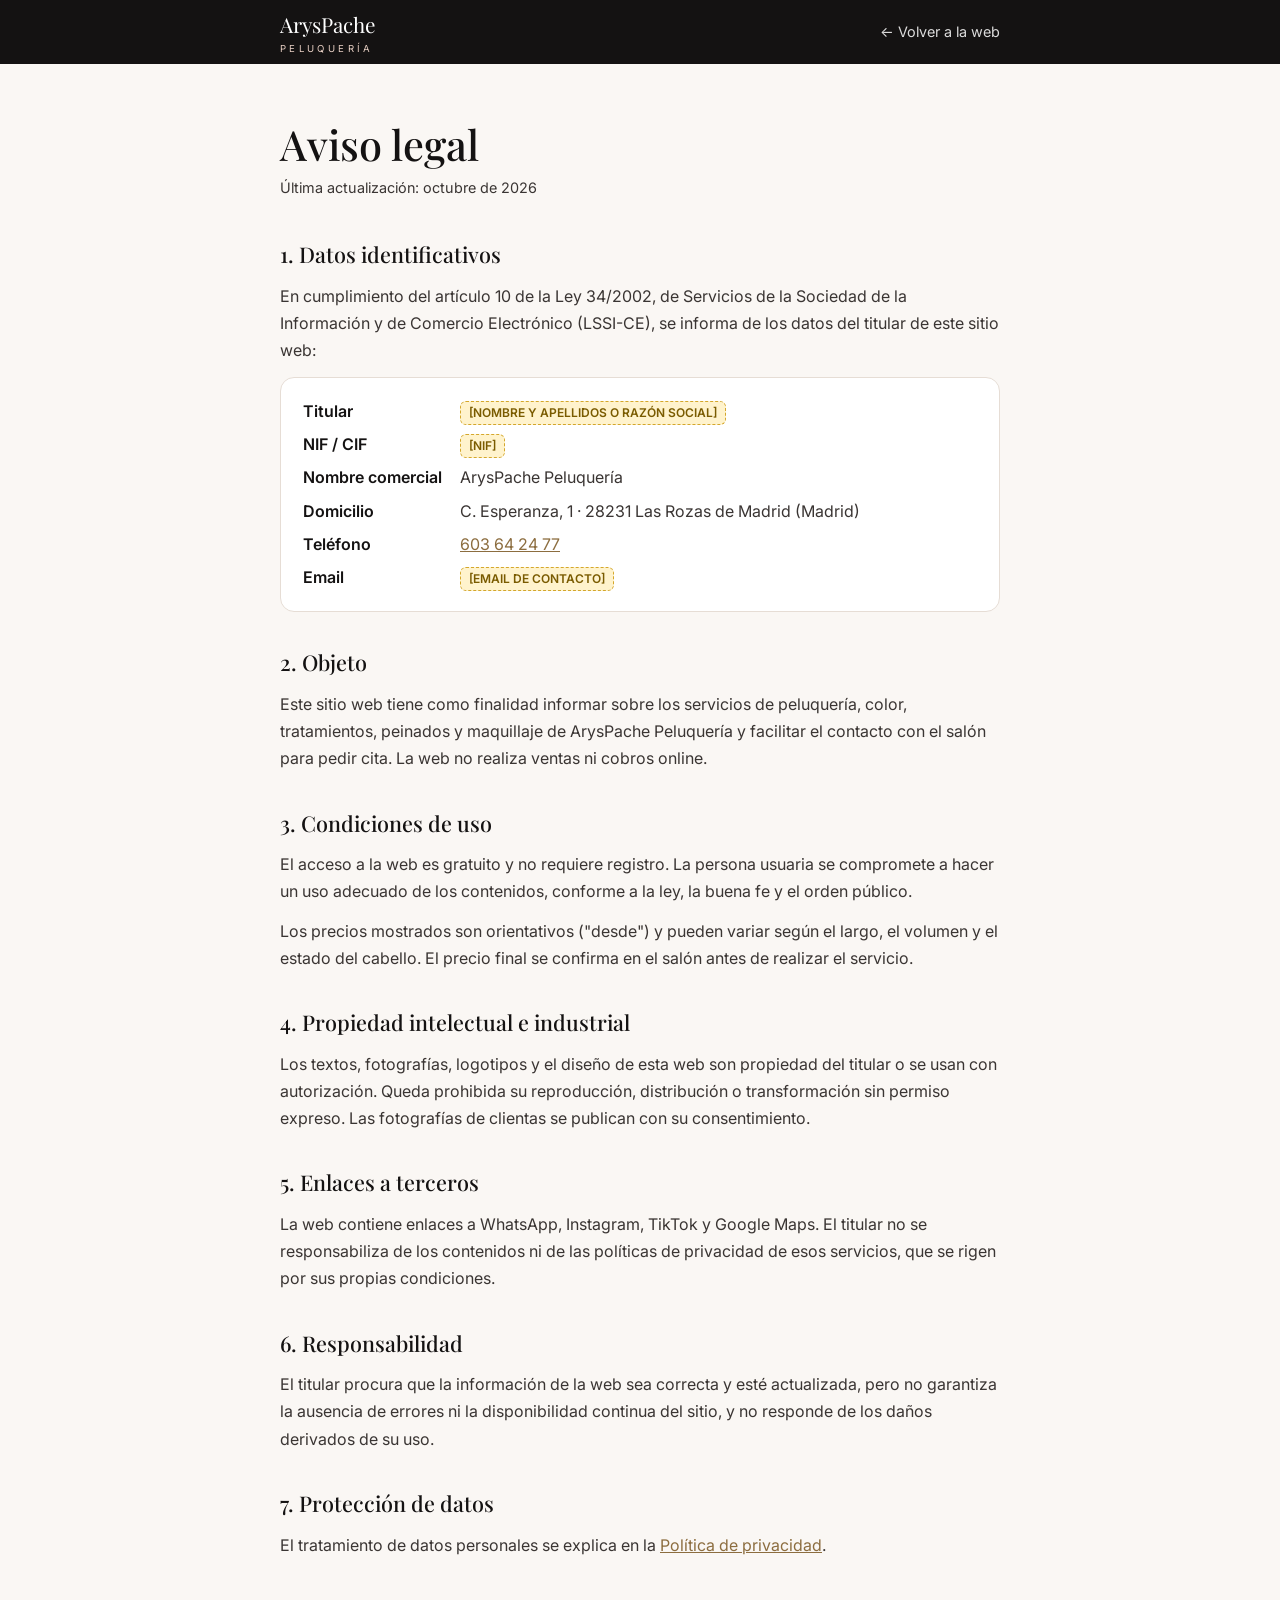
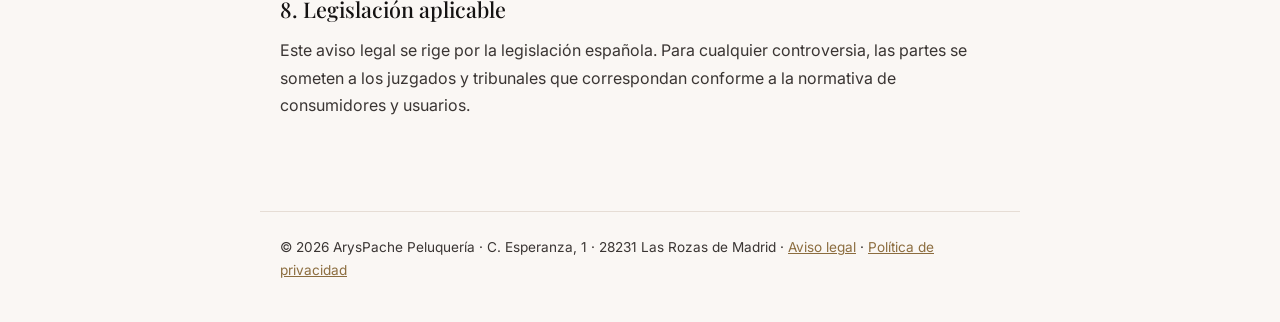
<file: aviso-legal.html>
<!DOCTYPE html>
<html lang="es">
<head>
<meta charset="UTF-8">
<meta name="viewport" content="width=device-width, initial-scale=1">
<meta name="robots" content="noindex">
<meta name="theme-color" content="#141212">
<link rel="preconnect" href="https://fonts.googleapis.com">
<link rel="preconnect" href="https://fonts.gstatic.com" crossorigin>
<link href="https://fonts.googleapis.com/css2?family=Inter:wght@400;600&family=Playfair+Display:wght@500&display=swap" rel="stylesheet">
<link rel="stylesheet" href="legal.css">
<title>Aviso legal | ArysPache Peluquería</title>
</head>
<body>
<header><div class="bar"><a href="index.html" class="logo">ArysPache<span>Peluquería</span></a><a class="back" href="index.html">← Volver a la web</a></div></header>
<main>
  <h1>Aviso legal</h1>
  <p class="updated">Última actualización: octubre de 2026</p>

  <h2>1. Datos identificativos</h2>
  <p>En cumplimiento del artículo 10 de la Ley 34/2002, de Servicios de la Sociedad de la Información y de Comercio Electrónico (LSSI-CE), se informa de los datos del titular de este sitio web:</p>
  <dl>
      <dt>Titular</dt><dd><span class="placeholder-tag">[NOMBRE Y APELLIDOS O RAZÓN SOCIAL]</span></dd>
      <dt>NIF / CIF</dt><dd><span class="placeholder-tag">[NIF]</span></dd>
      <dt>Nombre comercial</dt><dd>ArysPache Peluquería</dd>
      <dt>Domicilio</dt><dd>C. Esperanza, 1 · 28231 Las Rozas de Madrid (Madrid)</dd>
      <dt>Teléfono</dt><dd><a href="tel:+34603642477">603 64 24 77</a></dd>
      <dt>Email</dt><dd><span class="placeholder-tag">[EMAIL DE CONTACTO]</span></dd>
    </dl>

  <h2>2. Objeto</h2>
  <p>Este sitio web tiene como finalidad informar sobre los servicios de peluquería, color, tratamientos, peinados y maquillaje de ArysPache Peluquería y facilitar el contacto con el salón para pedir cita. La web no realiza ventas ni cobros online.</p>

  <h2>3. Condiciones de uso</h2>
  <p>El acceso a la web es gratuito y no requiere registro. La persona usuaria se compromete a hacer un uso adecuado de los contenidos, conforme a la ley, la buena fe y el orden público.</p>
  <p>Los precios mostrados son orientativos ("desde") y pueden variar según el largo, el volumen y el estado del cabello. El precio final se confirma en el salón antes de realizar el servicio.</p>

  <h2>4. Propiedad intelectual e industrial</h2>
  <p>Los textos, fotografías, logotipos y el diseño de esta web son propiedad del titular o se usan con autorización. Queda prohibida su reproducción, distribución o transformación sin permiso expreso. Las fotografías de clientas se publican con su consentimiento.</p>

  <h2>5. Enlaces a terceros</h2>
  <p>La web contiene enlaces a WhatsApp, Instagram, TikTok y Google Maps. El titular no se responsabiliza de los contenidos ni de las políticas de privacidad de esos servicios, que se rigen por sus propias condiciones.</p>

  <h2>6. Responsabilidad</h2>
  <p>El titular procura que la información de la web sea correcta y esté actualizada, pero no garantiza la ausencia de errores ni la disponibilidad continua del sitio, y no responde de los daños derivados de su uso.</p>

  <h2>7. Protección de datos</h2>
  <p>El tratamiento de datos personales se explica en la <a href="privacidad.html">Política de privacidad</a>.</p>

  <h2>8. Legislación aplicable</h2>
  <p>Este aviso legal se rige por la legislación española. Para cualquier controversia, las partes se someten a los juzgados y tribunales que correspondan conforme a la normativa de consumidores y usuarios.</p>
</main>
<footer>© 2026 ArysPache Peluquería · C. Esperanza, 1 · 28231 Las Rozas de Madrid · <a href="aviso-legal.html">Aviso legal</a> · <a href="privacidad.html">Política de privacidad</a></footer>
</body>
</html>
</file>
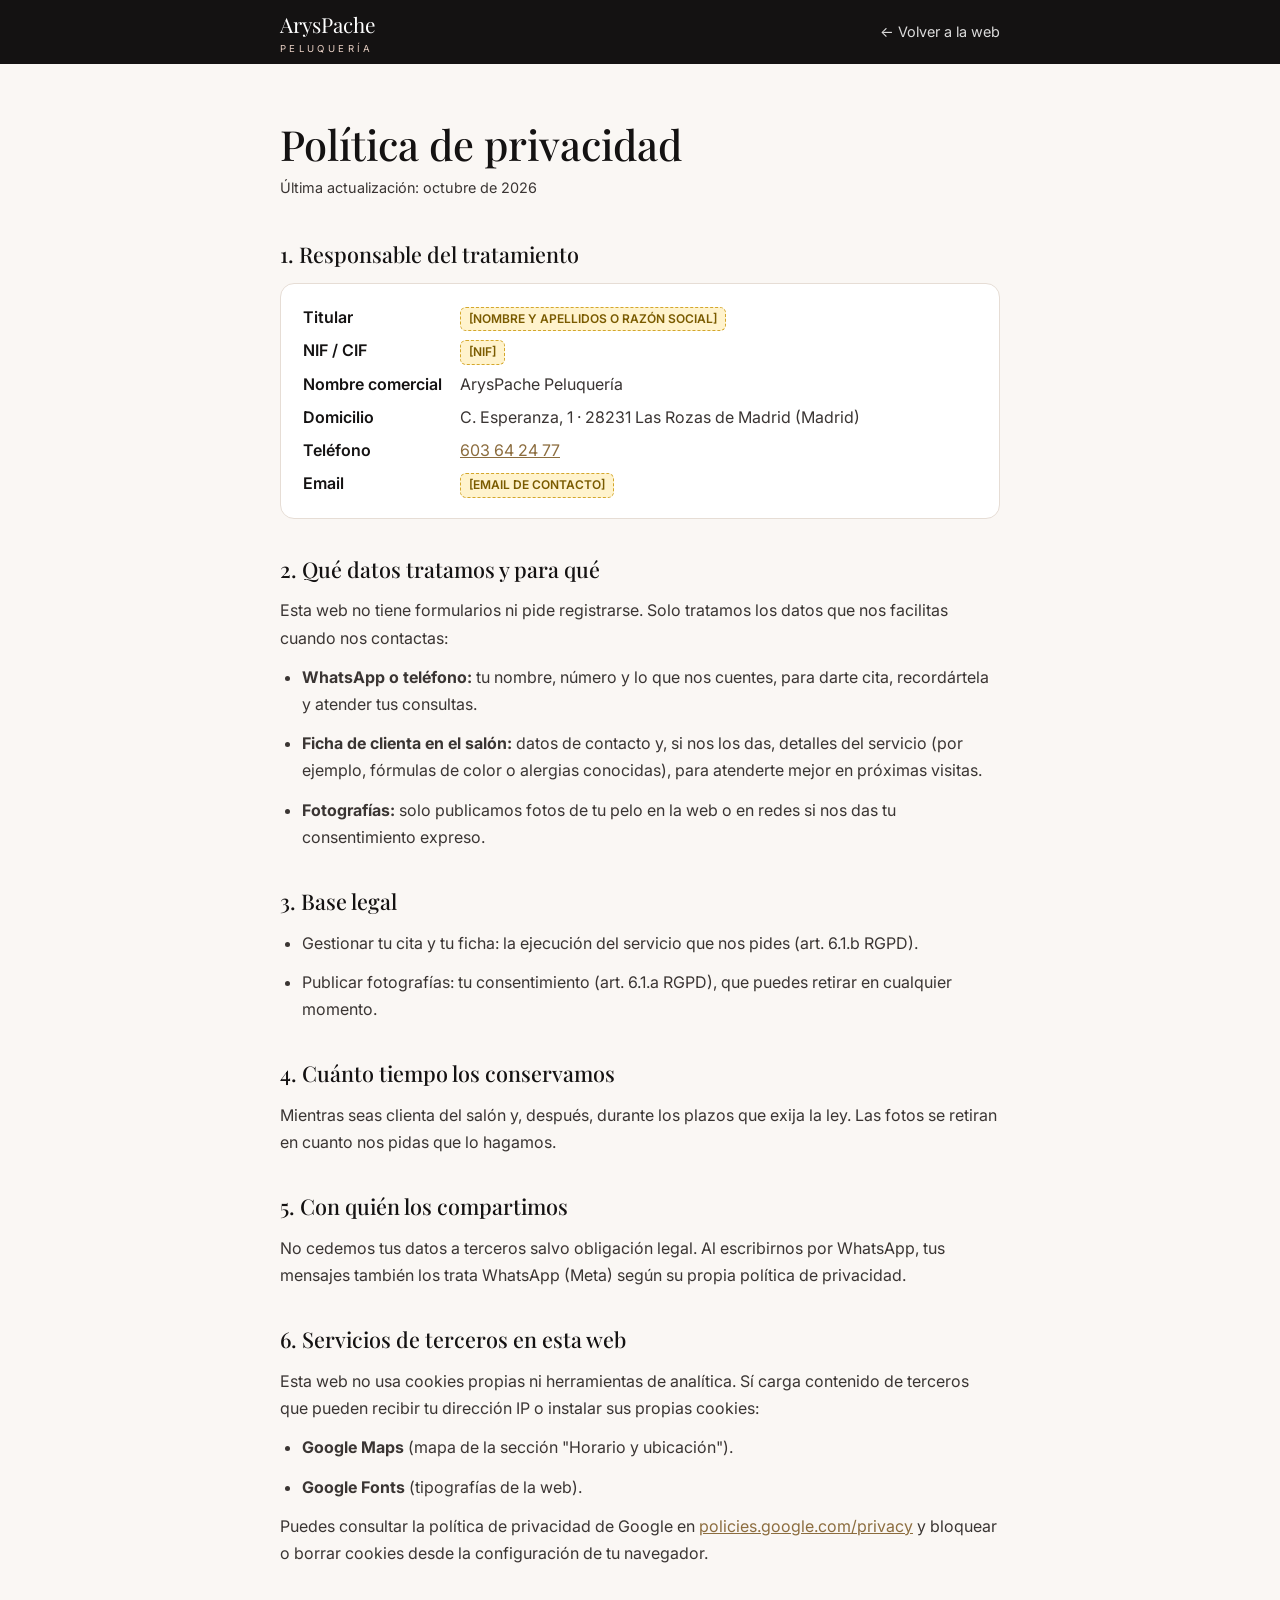
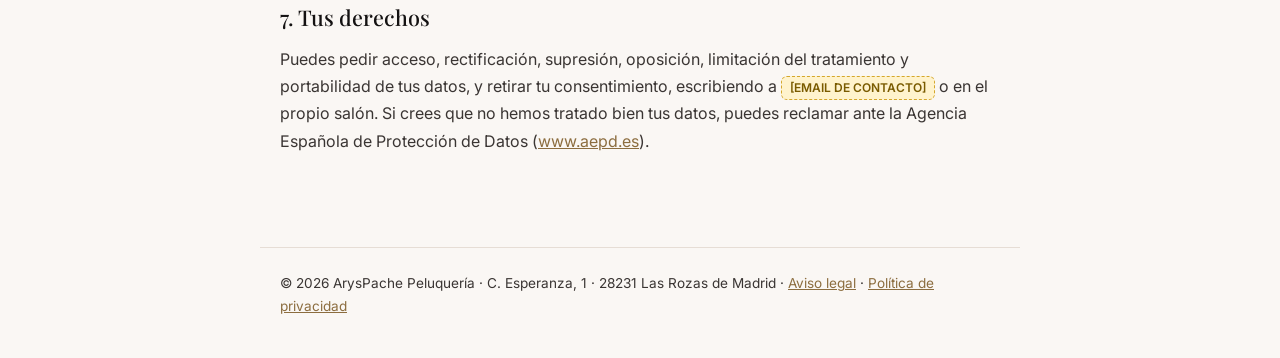
<file: privacidad.html>
<!DOCTYPE html>
<html lang="es">
<head>
<meta charset="UTF-8">
<meta name="viewport" content="width=device-width, initial-scale=1">
<meta name="robots" content="noindex">
<meta name="theme-color" content="#141212">
<link rel="preconnect" href="https://fonts.googleapis.com">
<link rel="preconnect" href="https://fonts.gstatic.com" crossorigin>
<link href="https://fonts.googleapis.com/css2?family=Inter:wght@400;600&family=Playfair+Display:wght@500&display=swap" rel="stylesheet">
<link rel="stylesheet" href="legal.css">
<title>Política de privacidad | ArysPache Peluquería</title>
</head>
<body>
<header><div class="bar"><a href="index.html" class="logo">ArysPache<span>Peluquería</span></a><a class="back" href="index.html">← Volver a la web</a></div></header>
<main>
  <h1>Política de privacidad</h1>
  <p class="updated">Última actualización: octubre de 2026</p>

  <h2>1. Responsable del tratamiento</h2>
  <dl>
      <dt>Titular</dt><dd><span class="placeholder-tag">[NOMBRE Y APELLIDOS O RAZÓN SOCIAL]</span></dd>
      <dt>NIF / CIF</dt><dd><span class="placeholder-tag">[NIF]</span></dd>
      <dt>Nombre comercial</dt><dd>ArysPache Peluquería</dd>
      <dt>Domicilio</dt><dd>C. Esperanza, 1 · 28231 Las Rozas de Madrid (Madrid)</dd>
      <dt>Teléfono</dt><dd><a href="tel:+34603642477">603 64 24 77</a></dd>
      <dt>Email</dt><dd><span class="placeholder-tag">[EMAIL DE CONTACTO]</span></dd>
    </dl>

  <h2>2. Qué datos tratamos y para qué</h2>
  <p>Esta web no tiene formularios ni pide registrarse. Solo tratamos los datos que nos facilitas cuando nos contactas:</p>
  <ul>
    <li><strong>WhatsApp o teléfono:</strong> tu nombre, número y lo que nos cuentes, para darte cita, recordártela y atender tus consultas.</li>
    <li><strong>Ficha de clienta en el salón:</strong> datos de contacto y, si nos los das, detalles del servicio (por ejemplo, fórmulas de color o alergias conocidas), para atenderte mejor en próximas visitas.</li>
    <li><strong>Fotografías:</strong> solo publicamos fotos de tu pelo en la web o en redes si nos das tu consentimiento expreso.</li>
  </ul>

  <h2>3. Base legal</h2>
  <ul>
    <li>Gestionar tu cita y tu ficha: la ejecución del servicio que nos pides (art. 6.1.b RGPD).</li>
    <li>Publicar fotografías: tu consentimiento (art. 6.1.a RGPD), que puedes retirar en cualquier momento.</li>
  </ul>

  <h2>4. Cuánto tiempo los conservamos</h2>
  <p>Mientras seas clienta del salón y, después, durante los plazos que exija la ley. Las fotos se retiran en cuanto nos pidas que lo hagamos.</p>

  <h2>5. Con quién los compartimos</h2>
  <p>No cedemos tus datos a terceros salvo obligación legal. Al escribirnos por WhatsApp, tus mensajes también los trata WhatsApp (Meta) según su propia política de privacidad.</p>

  <h2>6. Servicios de terceros en esta web</h2>
  <p>Esta web no usa cookies propias ni herramientas de analítica. Sí carga contenido de terceros que pueden recibir tu dirección IP o instalar sus propias cookies:</p>
  <ul>
    <li><strong>Google Maps</strong> (mapa de la sección "Horario y ubicación").</li>
    <li><strong>Google Fonts</strong> (tipografías de la web).</li>
  </ul>
  <p>Puedes consultar la política de privacidad de Google en <a href="https://policies.google.com/privacy" target="_blank" rel="noopener">policies.google.com/privacy</a> y bloquear o borrar cookies desde la configuración de tu navegador.</p>

  <h2>7. Tus derechos</h2>
  <p>Puedes pedir acceso, rectificación, supresión, oposición, limitación del tratamiento y portabilidad de tus datos, y retirar tu consentimiento, escribiendo a <span class="placeholder-tag">[EMAIL DE CONTACTO]</span> o en el propio salón. Si crees que no hemos tratado bien tus datos, puedes reclamar ante la Agencia Española de Protección de Datos (<a href="https://www.aepd.es" target="_blank" rel="noopener">www.aepd.es</a>).</p>
</main>
<footer>© 2026 ArysPache Peluquería · C. Esperanza, 1 · 28231 Las Rozas de Madrid · <a href="aviso-legal.html">Aviso legal</a> · <a href="privacidad.html">Política de privacidad</a></footer>
</body>
</html>
</file>
<file: legal.css>
:root{--ink:#141212;--ink-soft:#3a3533;--paper:#faf7f4;--nude:#e7cfc3;--gold-dark:#8c6d3f;--line:#e6ddd5}
*{box-sizing:border-box;margin:0;padding:0}
body{font-family:"Inter",system-ui,-apple-system,"Segoe UI",sans-serif;color:var(--ink);background:var(--paper);line-height:1.7;font-size:16px;-webkit-font-smoothing:antialiased}
header{background:var(--ink);color:#fff}
.bar{max-width:760px;margin:0 auto;padding:0 20px;height:64px;display:flex;align-items:center;justify-content:space-between}
.logo{font-family:"Playfair Display",Georgia,serif;font-size:1.3rem;color:#fff;text-decoration:none}
.logo span{display:block;font-family:"Inter",sans-serif;font-size:.6rem;letter-spacing:.35em;text-transform:uppercase;color:var(--nude);margin-top:-2px}
.back{color:#fff;font-size:.9rem;text-decoration:none;opacity:.85}
main{max-width:760px;margin:0 auto;padding:56px 20px 80px}
h1{font-family:"Playfair Display",Georgia,serif;font-weight:500;font-size:clamp(2rem,6vw,2.6rem);line-height:1.15;margin-bottom:8px}
.updated{color:var(--ink-soft);font-size:.9rem;margin-bottom:36px}
h2{font-family:"Playfair Display",Georgia,serif;font-weight:500;font-size:1.35rem;margin:32px 0 10px}
p,li{color:var(--ink-soft);margin-bottom:12px}
ul{padding-left:22px}
a{color:var(--gold-dark)}
dl{display:grid;grid-template-columns:max-content 1fr;gap:6px 18px;background:#fff;border:1px solid var(--line);border-radius:14px;padding:20px 22px}
dt{font-weight:600}dd{color:var(--ink-soft)}
.placeholder-tag{display:inline-block;background:#fff3cd;color:#7a5b00;border:1px dashed #d4a72c;font-size:.75rem;font-weight:600;padding:1px 8px;border-radius:6px}
footer{border-top:1px solid var(--line);max-width:760px;margin:0 auto;padding:24px 20px 40px;font-size:.85rem;color:var(--ink-soft)}
@media (max-width:520px){dl{grid-template-columns:1fr}dt{margin-top:8px}}
</file>
